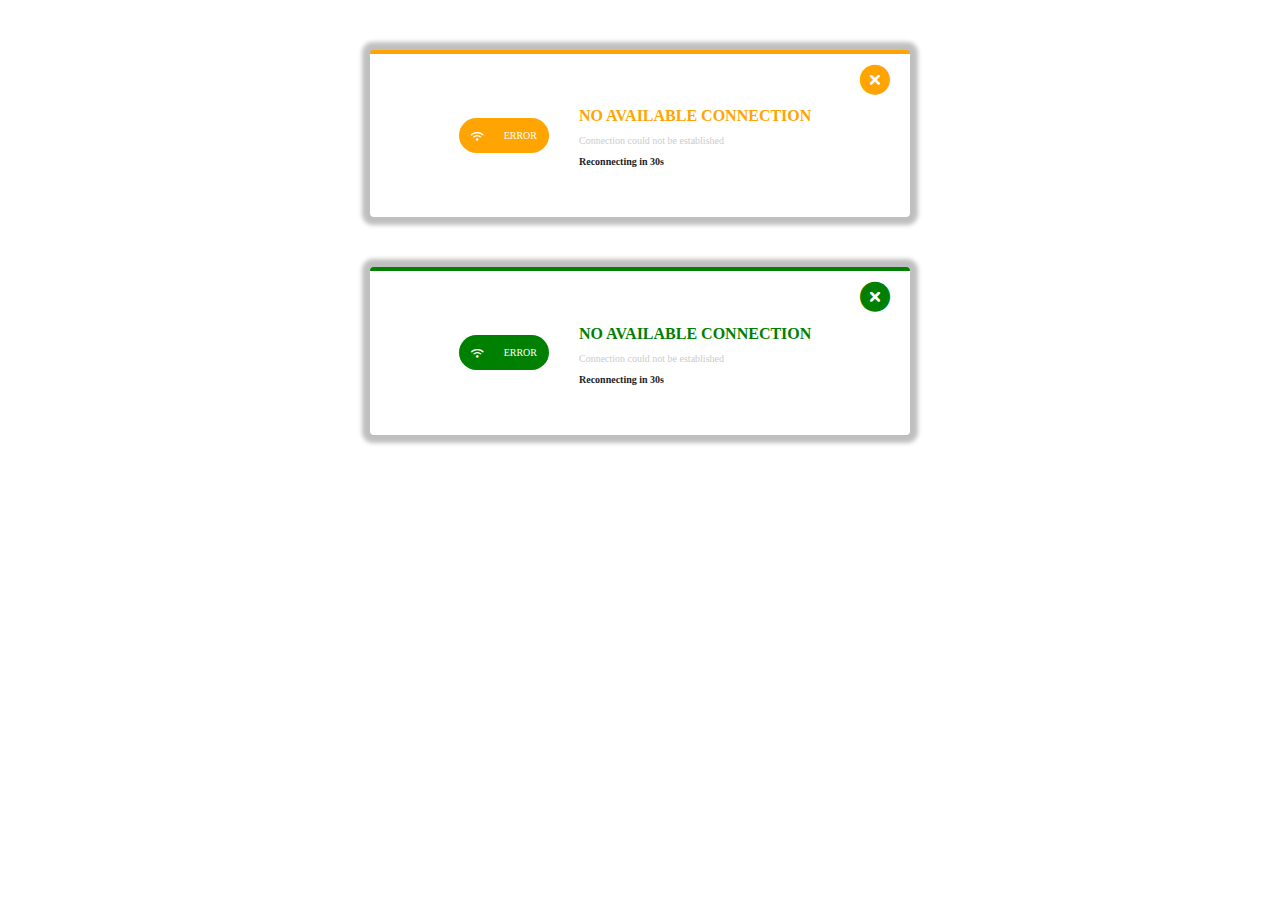
<file: Day_01/index.html>
<!DOCTYPE html>
<html lang="en">
  <head>
    <meta charset="UTF-8" />
    <meta name="viewport" content="width=device-width, initial-scale=1.0" />
    <link rel="shortcut icon" href="icon16.png" type="image/x-icon" />
    <link
      rel="stylesheet"
      href="https://cdnjs.cloudflare.com/ajax/libs/font-awesome/6.5.2/css/all.min.css"
    />
    <link rel="stylesheet" href="style.css" />
    <title>Day 01: Biến trong Css</title>
  </head>
  <body>
    <!-- <h2 class="title">
      Lorem ipsum dolor sit amet consectetur, adipisicing elit. Sint unde quam
      aspernatur consectetur quos beatae earum perferendis ipsum quia impedit
      commodi, voluptatibus possimus explicabo. Blanditiis eius ipsam
      voluptatibus incidunt alias?
    </h2>
    <p class="desc">
      Lorem ipsum dolor sit amet consectetur adipisicing elit. Quas veritatis
      totam doloremque sint odio, facere rerum reprehenderit excepturi similique
      adipisci doloribus nam fugiat eum consectetur ipsam earum amet nobis.
      Reiciendis! Sunt fuga possimus reiciendis doloremque, totam dolorum
      dolores perspiciatis atque illum corporis odit repellat nesciunt! Unde
      necessitatibus facilis hic possimus. Beatae porro incidunt mollitia ex
      iste. Recusandae sapiente qui temporibus! Velit at distinctio officiis a.
      Ullam, dolorem reiciendis amet esse odio id, ratione, natus ea quia
      recusandae odit veritatis repellat aut eligendi? A, repellendus saepe
      architecto recusandae sed laborum ex. Minima itaque et rem doloribus velit
      animi illum dolore a id facilis consectetur molestias beatae consequuntur
      molestiae asperiores odio ipsa, pariatur laborum impedit provident autem
      tenetur ullam porro. Libero, nemo? Sunt omnis cumque eaque obcaecati cum
      commodi voluptatem optio mollitia amet aspernatur necessitatibus alias,
      officia quasi et modi asperiores animi deleniti sapiente architecto eos
      est dolore doloribus. Quis, placeat voluptate?
    </p> -->
    <div class="error-message">
      <i class="fa-solid fa-circle-xmark error-icon--close"></i>
      <div class="error-icon">
        <i class="fa-solid fa-wifi"></i>
        Error
      </div>
      <div class="error-content">
        <h2 class="error-title">No available connection</h2>
        <p class="error-desc">Connection could not be established</p>
        <p class="error-reconnect">Reconnecting in 30s</p>
      </div>
    </div>

    <div class="danger-message">
      <i class="fa-solid fa-circle-xmark danger-close"></i>
      <div class="danger-icon">
        <i class="fa-solid fa-wifi"></i>
        Error
      </div>
      <div class="danger-content">
        <h2 class="danger-title">No available connection</h2>
        <p class="danger-desc">Connection could not be established</p>
        <p class="danger-reconnect">Reconnecting in 30s</p>
      </div>
    </div>

   
    </div>
  </body>
</html>
</file>
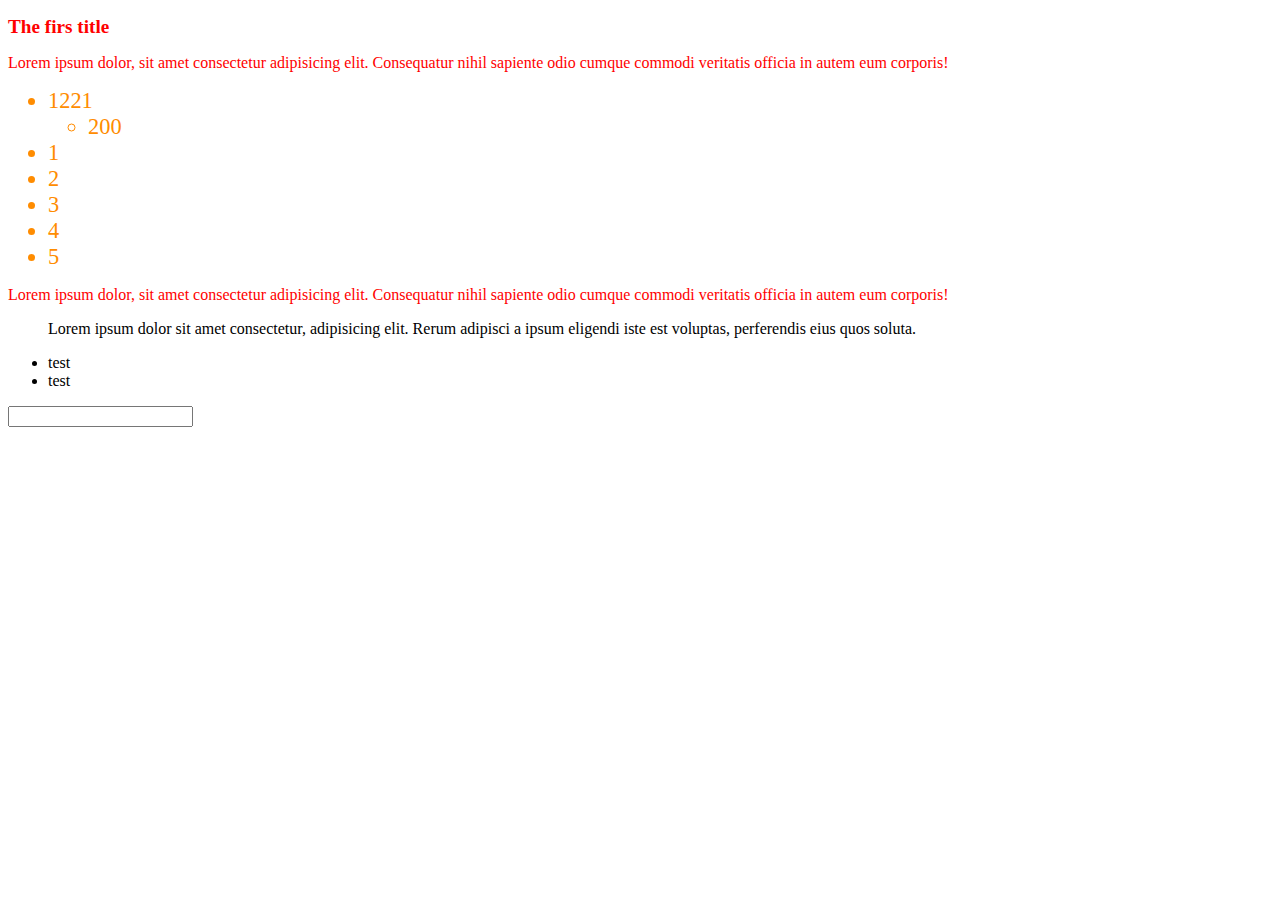
<file: Day_02/index.html>
<!DOCTYPE html>
<html lang="en">
  <head>
    <meta charset="UTF-8" />
    <meta name="viewport" content="width=device-width, initial-scale=1.0" />
    <link rel="shortcut icon" href="icon16.png" type="image/x-icon" />
    <link rel="stylesheet" href="style.css" />
    <title>Day 02: Selectors và Combinators</title>
  </head>
  <body>
    <h2 class="title">The firs title</h2>
    <div class="content">
      Lorem ipsum dolor, sit amet consectetur adipisicing elit. Consequatur
      nihil sapiente odio cumque commodi veritatis officia in autem eum
      corporis!
    </div>
    <ul class="list__1">
      <li>
        1221
        <ul>
          <li>200</li>
        </ul>
      </li>
      <li>1</li>
      <li>2</li>
      <li>3</li>
      <li>4</li>
      <li>5</li>
    </ul>
    <div class="content">
      Lorem ipsum dolor, sit amet consectetur adipisicing elit. Consequatur
      nihil sapiente odio cumque commodi veritatis officia in autem eum
      corporis!
    </div>
    <ul class="list__2">
      <p>
        Lorem ipsum dolor sit amet consectetur, adipisicing elit. Rerum adipisci
        a ipsum eligendi iste est voluptas, perferendis eius quos soluta.
      </p>
      <li>test</li>
      <li>test</li>
    </ul>
    <div style="cursor: pointer"></div>
    <input type="text" name="" id="" />
    <div data-title="demo title"></div>
  </body>
</html>
</file>
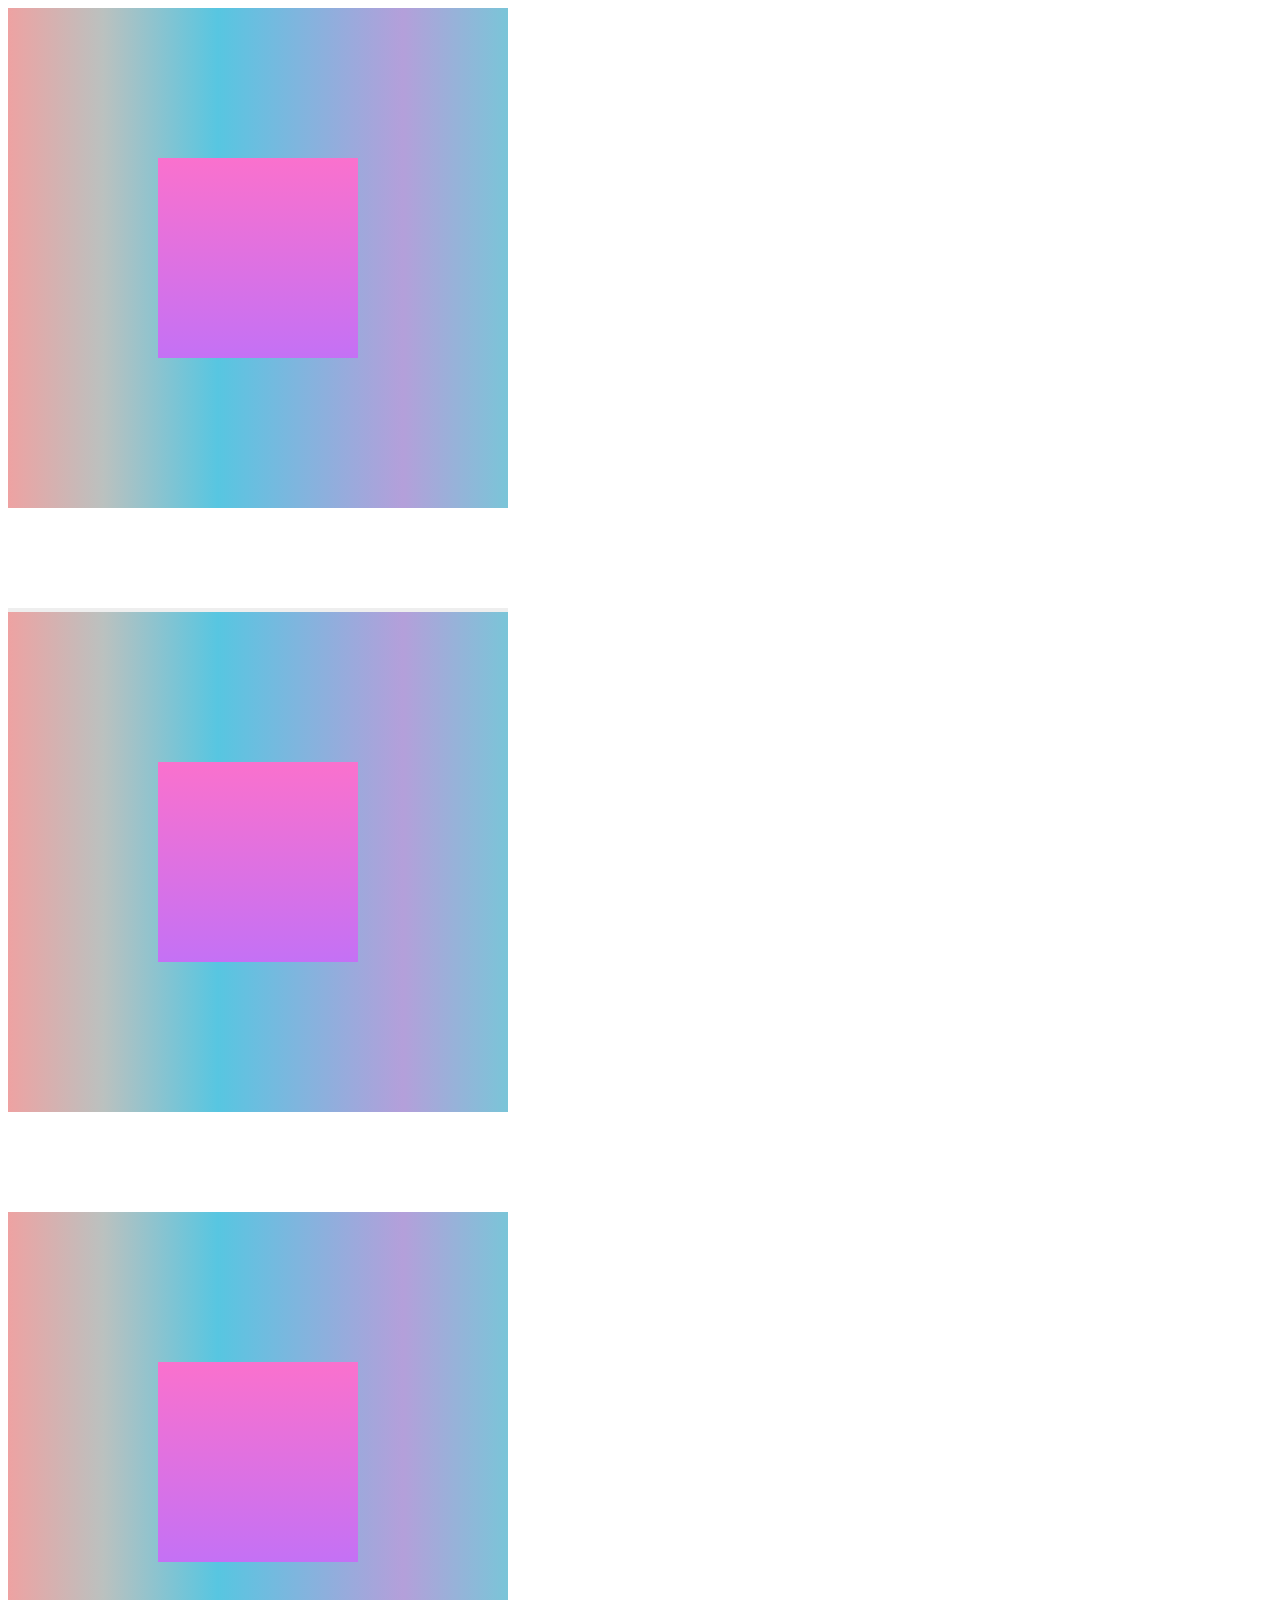
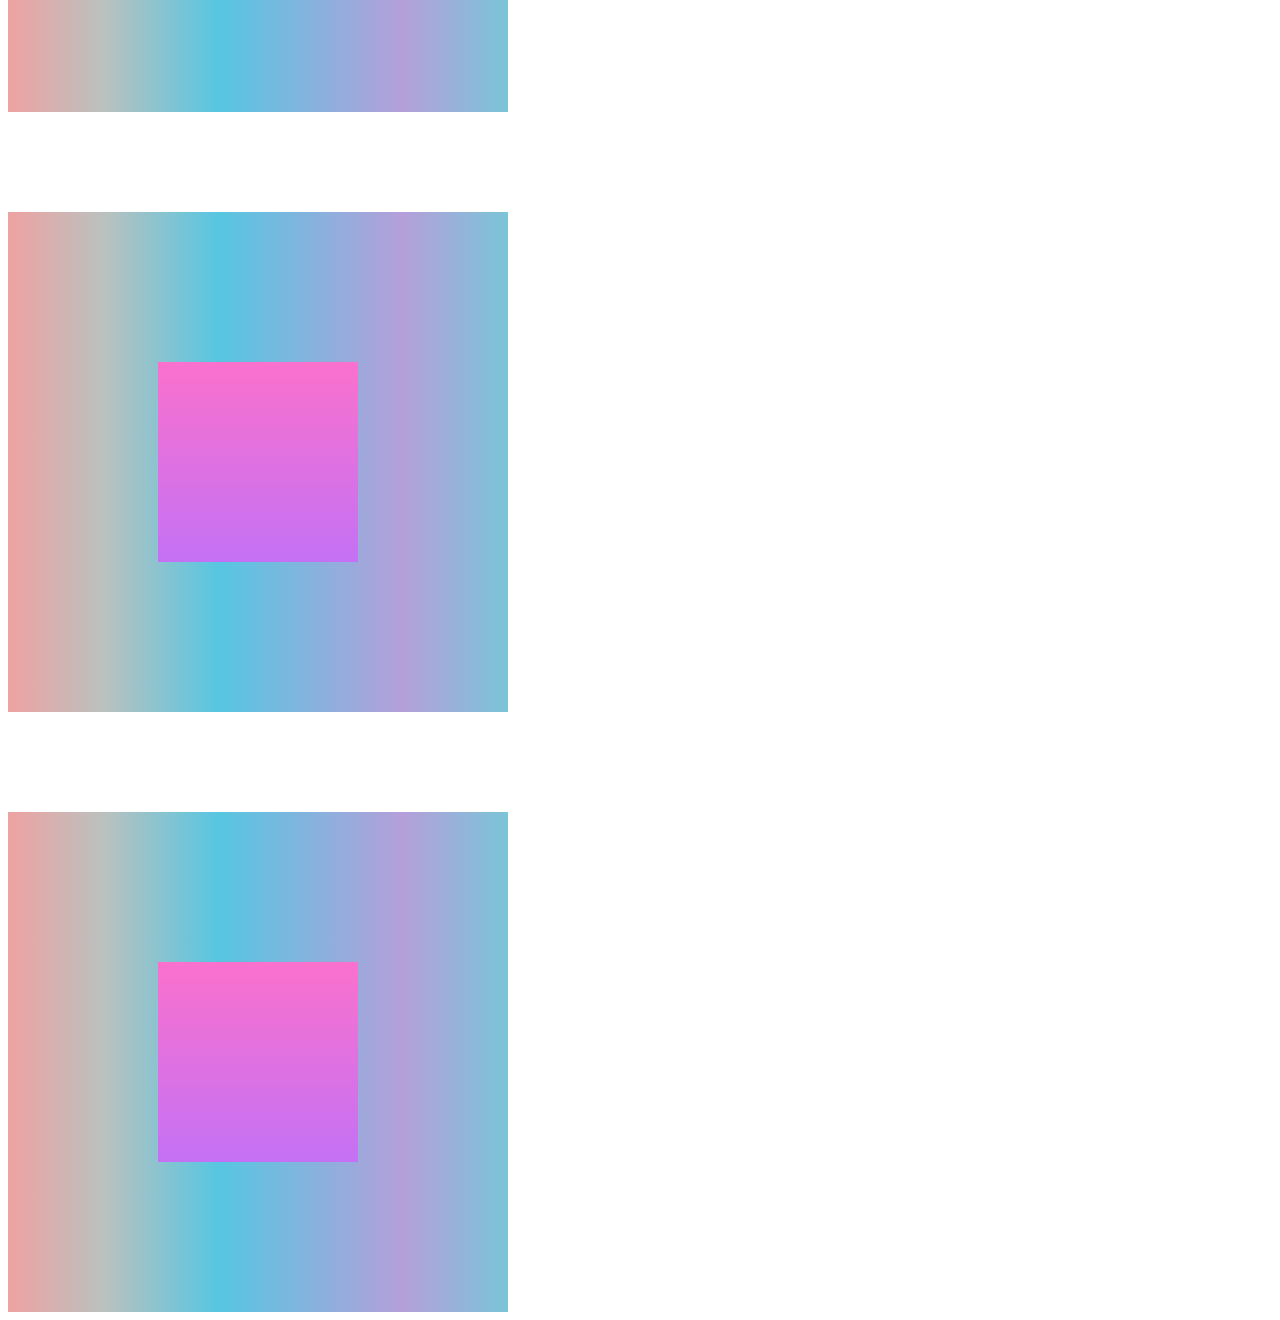
<file: Day_03/index.html>
<!DOCTYPE html>
<html lang="en">
  <head>
    <meta charset="UTF-8" />
    <meta name="viewport" content="width=device-width, initial-scale=1.0" />
    <link rel="shortcut icon" href="/Icon/icon16.png" type="image/x-icon" />
    <link rel="stylesheet" href="style.css" />
    <title>Center Box in Css</title>
  </head>
  <body>
    <div class="position">
      <div class="box"></div>
    </div>

    <div class="position__second">
      <div class="box__second"></div>
    </div>

    <div class="position__third">
      <div class="box__third"></div>
    </div>

    <div class="position__four">
      <div class="box__four"></div>
    </div>

    <div class="position__five">
      <div class="box__five"></div>
    </div>
  </body>
</html>
</file>
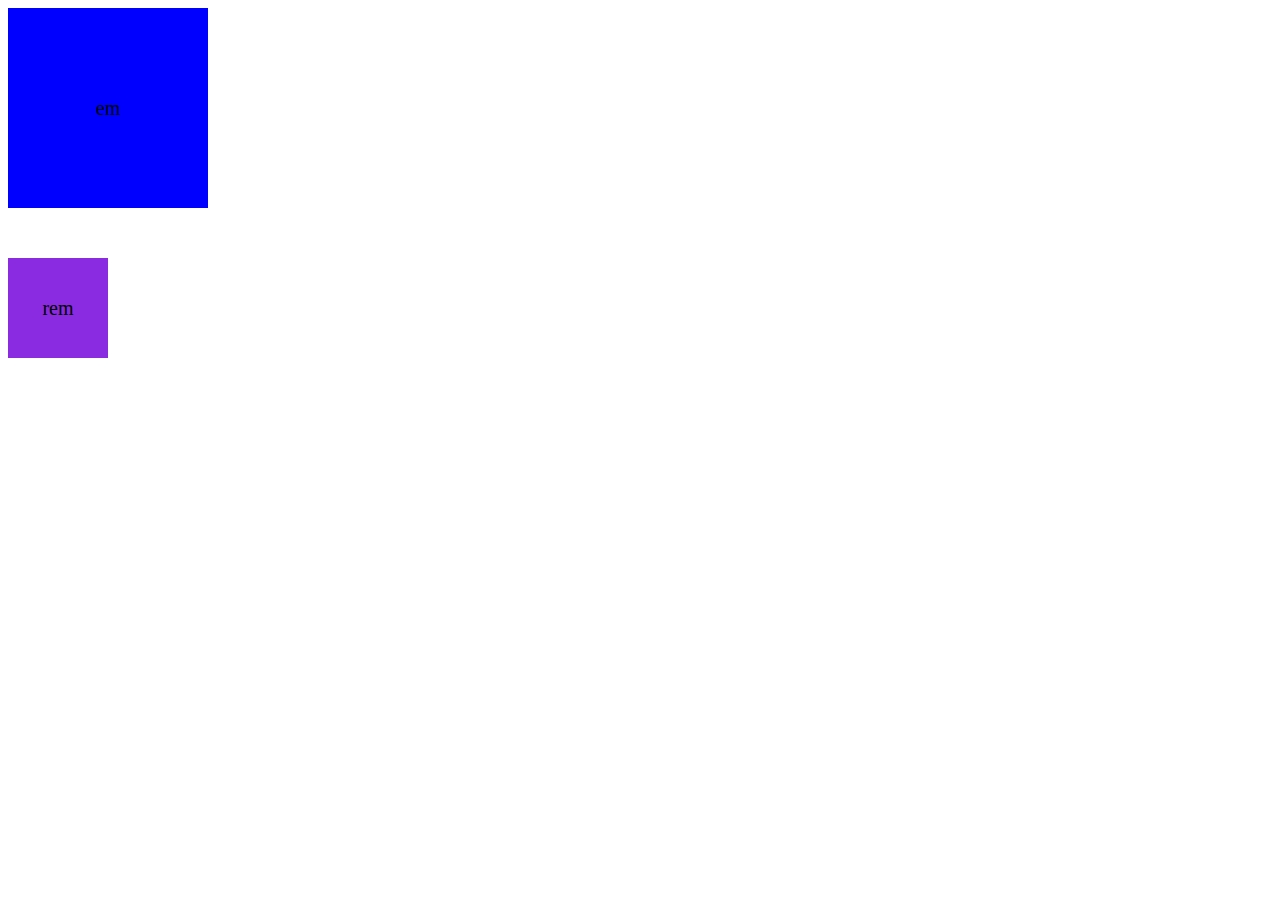
<file: Day_04/index.html>
<!DOCTYPE html>
<html lang="en">
  <head>
    <meta charset="UTF-8" />
    <meta name="viewport" content="width=device-width, initial-scale=1.0" />
    <link rel="shortcut icon" href="/Icon/icon16.png" type="image/x-icon" />
    <link rel="stylesheet" href="style.css" />
    <title>Sự khác nhau giữa đơn em và rem</title>
  </head>
  <body>
    <div class="box__first">em</div>
    <div class="box__second">rem</div>
  </body>
</html>
</file>
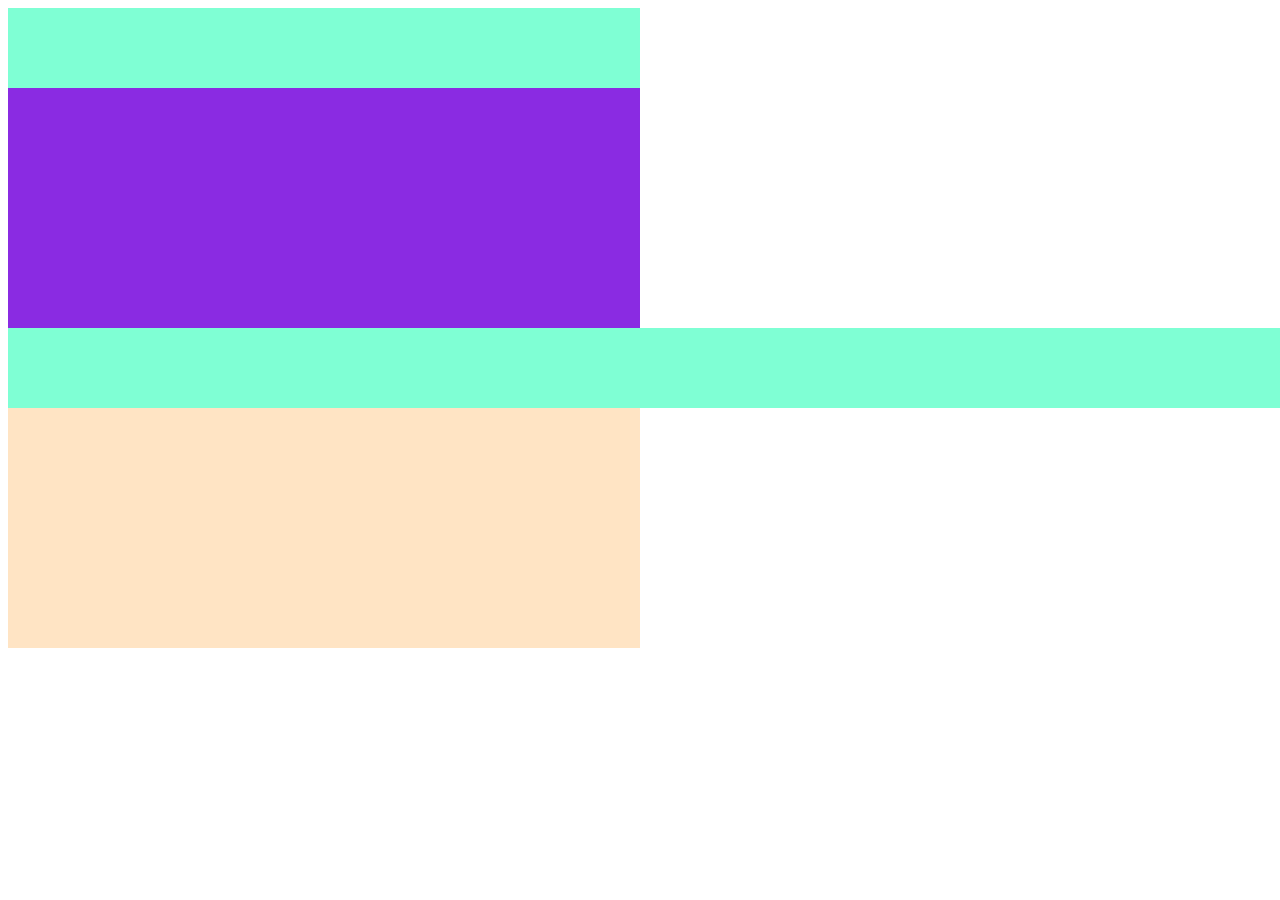
<file: Day_05/index.html>
<!DOCTYPE html>
<html lang="en">
  <head>
    <meta charset="UTF-8" />
    <meta name="viewport" content="width=device-width, initial-scale=1.0" />
    <link rel="shortcut icon" href="/Icon/icon16.png" type="image/x-icon" />
    <link rel="stylesheet" href="style.css" />
    <title>Sự khác nhau giữa đơn vị vw và phần trăm trong CSS</title>
  </head>
  <body>
    <div class="box__first">
      <div class="box__children1"></div>
    </div>
    <div class="box__second">
      <div class="box__children2"></div>
    </div>
  </body>
</html>
</file>
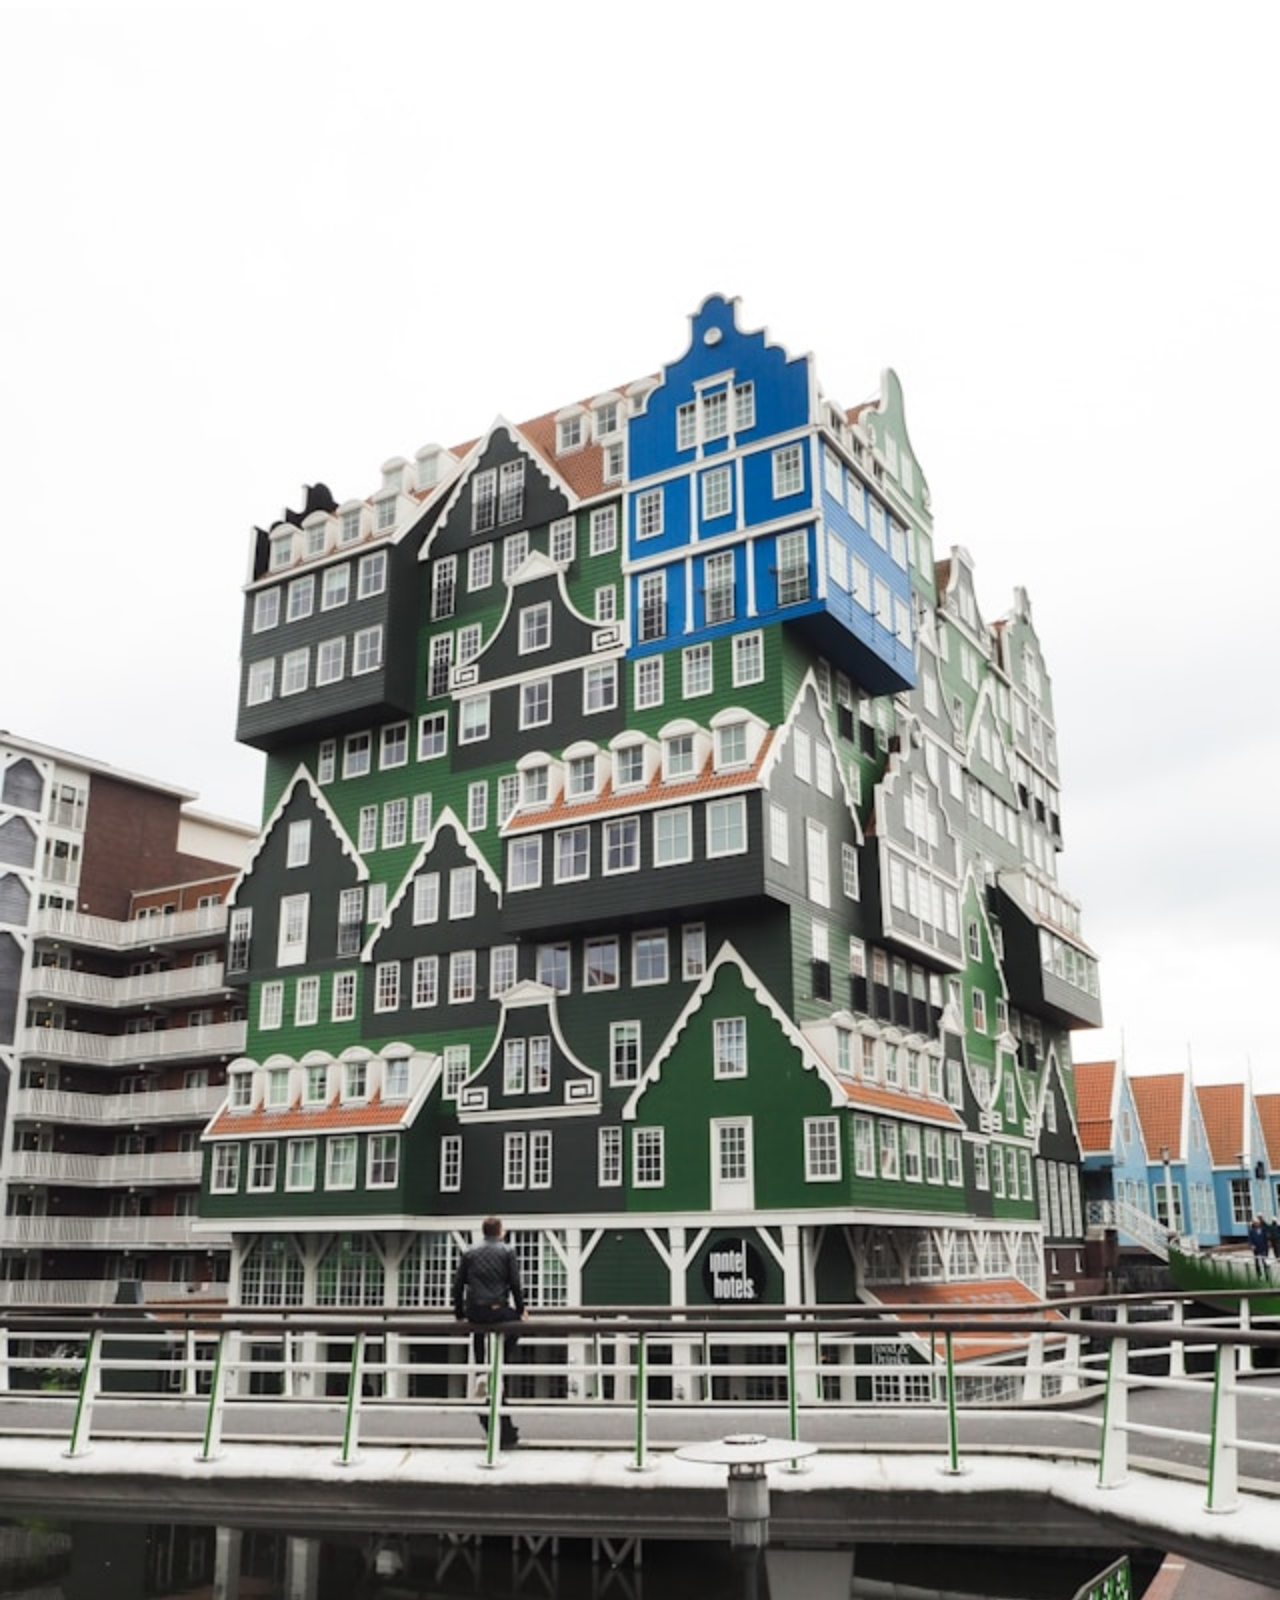
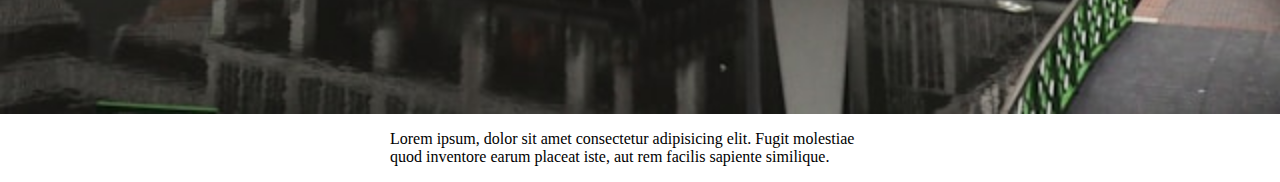
<file: Day_05/practice.html>
<!DOCTYPE html>
<html lang="en">
  <head>
    <meta charset="UTF-8" />
    <meta name="viewport" content="width=device-width, initial-scale=1.0" />
    <link rel="shortcut icon" href="/Icon/icon16.png" type="image/x-icon" />
    <link rel="stylesheet" href="main.css" />
    <title>Luyện tập Ví dụ</title>
  </head>
  <body>
    <div class="container">
      <div class="full-width">
        <img src="./image.jpg" alt="" />
      </div>
      <p>
        Lorem ipsum, dolor sit amet consectetur adipisicing elit. Fugit
        molestiae quod inventore earum placeat iste, aut rem facilis sapiente
        similique.
      </p>
    </div>
  </body>
</html>
</file>
<file: Day_01/style.css>
/* Day_01: Ôn tập về biến (Variable) */
html {
  font-size: 62.5%;
}

/* Khai báo biến */
:root {
  --text-color: red;
  --font-size: 1.2rem;
  --warning-color: #ffa400;
  --success-color: #008000;
}

.title {
  color: var(--text-color);
}

.desc {
  /* Local Variable */
  --text-color: var(--warning-color);
  color: var(--text-color);
  font-size: var(--font-size);
}

/* Luyện ví dụ */
.danger-message {
  width: 50rem;
  background-color: #fff;
  border-radius: 4px;
  display: flex;
  justify-content: center;
  align-items: center;
  margin: 5rem auto;
  border-top: 4px solid var(--success-color);
  padding: 4rem 2rem;
  box-shadow: 0 0 4px 8px rgba(0, 0, 0, 0.25);
  position: relative;
}

.danger-icon {
  color: white;
  display: flex;
  align-items: center;
  justify-content: center;
  text-transform: uppercase;
  padding: 1.2rem;
  border-radius: 5rem;
  background-color: var(--success-color);
  position: relative;
  left: -10px;
}

.danger-icon i {
  margin-right: 2rem;
}

.danger-close {
  position: absolute;
  font-size: 3rem;
  right: 1%;
  top: 16%;
  transform: translate(-50%, -50%);
  color: var(--success-color);
  font-size: 3rem;
}

.danger-content {
  margin-left: 2rem;
}

.danger-title {
  text-transform: uppercase;
  color: var(--success-color);
  font-size: 1.6rem;
  margin-bottom: 1rem;
  font-weight: bold;
}

.danger-desc {
  color: #ccc;
}

.danger-reconnect {
  font-weight: bold;
  color: #1a1c28;
}

/*  */
.error-message {
  width: 50rem;
  background-color: #fff;
  border-radius: 4px;
  display: flex;
  justify-content: center;
  align-items: center;
  margin: 5rem auto;
  border-top: 4px solid var(--warning-color);
  padding: 4rem 2rem;
  box-shadow: 0 0 4px 8px rgba(0, 0, 0, 0.25);
  position: relative;
}

.error-icon {
  color: white;
  display: flex;
  align-items: center;
  justify-content: center;
  text-transform: uppercase;
  padding: 1.2rem;
  border-radius: 5rem;
  background-color: var(--warning-color);
  position: relative;
  left: -10px;
}

.error-icon i {
  margin-right: 2rem;
}

.error-icon--close {
  position: absolute;
  font-size: 3rem;
  right: 1%;
  top: 16%;
  transform: translate(-50%, -50%);
  color: var(--warning-color);
  font-size: 3rem;
}

.error-content {
  margin-left: 2rem;
}

.error-title {
  text-transform: uppercase;
  color: var(--warning-color);
  font-size: 1.6rem;
  margin-bottom: 1rem;
  font-weight: bold;
}

.error-desc {
  color: #ccc;
}

.error-reconnect {
  font-weight: bold;
  color: #1a1c28;
}
</file>
<file: Day_02/style.css>
/* Day 02: Ôn tập Selectors và Combinators */

/* Selector */
h2 {
  color: blue;
  font-size: 1.2rem;
}

.title {
  color: red;
}

.content {
  color: darkviolet;
}

/* Combinators */
/* Chọn  thẻ có .content nằm ngay sau .title  tác động */
.title + .content {
  color: yellow;
}

/* Chọn thẻ .content cùng cấp với .title tác dộng css */
.title ~ .content {
  color: red;
}

/* chọn tất cả thẻ li tác động css */
.list__1 li {
  color: darkorange;
}

/* Chọn thẻ li đầu tiên tác động css */
.list__1 > li {
  font-size: 1.4rem;
}
</file>
<file: Day_03/style.css>
/* Căn giữa bằng Position: Absolute */
.position,
.position__second,
.position__third,
.position__four,
.position__five {
  width: 500px;
  height: 500px;
  background-image: linear-gradient(
    to right,
    #eea2a2 0%,
    #bbc1bf 19%,
    #57c6e1 42%,
    #b49fda 79%,
    #7ac5d8 100%
  );
  position: relative;
}

.position__second {
  margin-top: 100px;
  border-top: 4px solid #eee;
}

/* --------------------- margin ------------------ */
/* Cách 1: dùng margin(âm): -50% */
.box {
  --width-box: 200px;
  --height-box: 200px;

  width: var(--width-box);
  height: var(--height-box);
  background-image: linear-gradient(to top, #c471f5 0%, #fa71cd 100%);
  position: absolute;
  top: 50%;
  left: 50%;
  /* BOX-CONTENT: 500X500
     BOX-CHILDREN: 200x200 
     top: 50%, left: 50% => 50% của 200 -> 50% của thẻ chứa nó => vẫn cảm giác bị lệch so với khối cha lớn
     -> sử dụng margin(âm) với độ dài bằng 1/2 kích thước thẻ chứa nó */
  margin-top: -100px;
  margin-left: -100px;
}

/* --------------------- transform: translate(-50%, -50%) ------------------ */
/* Cách 2: dùng transform: translate(-50%, -50%) */
.box__second {
  width: 200px;
  height: 200px;
  background-image: linear-gradient(to top, #c471f5 0%, #fa71cd 100%);
  position: absolute;
  top: 50%;
  left: 50%;

  transform: translate(-50%, -50%);
}

/* --------------------- Sử dụng flex && flex + margin ------------------ */
/* Cách 3: dùng display: flex  dùng cho thẻ cha*/
.position__third {
  display: flex;
  /* cách 1 */
  justify-content: center;
  align-items: center;
  margin-top: 100px;
}

.box__third {
  width: 200px;
  height: 200px;
  background-image: linear-gradient(to top, #c471f5 0%, #fa71cd 100%);

  /* cách 2 */
  /* margin: auto auto; */

  /* cách 3 */
  /* align-self: center;
  justify-self: center; */
}

/* Cách 4 : dùng display: flex + margin: auto auto*/
.position__four {
  display: flex;
  margin-top: 100px;
}

.box__four {
  width: 200px;
  height: 200px;
  background-image: linear-gradient(to top, #c471f5 0%, #fa71cd 100%);
  margin: auto auto;
}

/* --------------------- Sử dụng grid && grid + margin ------------------ */
/* Cách 5: dùng display: grid */
.position__five {
  display: grid;
  margin-top: 100px;
  /* cách 1 */
  place-items: center;

  /* shorthand: place-items: center
    justify-items: center;
    align-items: center;
  */
}

.box__five {
  width: 200px;
  height: 200px;
  background-image: linear-gradient(to top, #c471f5 0%, #fa71cd 100%);

  /* cách 2 */
  margin: auto;

  /* cách 3 
  -> bỏ      
    justify-items: center;
    align-items: center; ở thẻ cha*/
  justify-self: center;
  align-self: center;
}
</file>
<file: Day_04/style.css>
/* Sự khác nhau giữa đơn vị "em" và "rem" */
html {
  /* font-size: 100%; */
  font-size: 62.5%;
}

.box__first {
  width: 10em;
  height: 10em;
  background-color: blue;
  text-align: center;
  line-height: 10em;
  margin-bottom: 50px;

  /* font-size: 20px => 1em = 20px */
  font-size: 20px;
}

.box__second {
  width: 10rem;
  height: 10rem;
  background-color: blueviolet;
  text-align: center;
  line-height: 10rem;
  font-size: 20px;
}

/* 
    mặc định font-size: 100%
    => 1em = 1rem = 16px 
*/

/*      
        font-size: 62.5%
    =>  1em = 1rem = 10px
 */

/* 
      điểm khác:
  ->  đơn vị "em" phụ thuộc vào chính nó hoặc thẻ cha có thuộc tính font-size
  -> đon vị "rem" chỉ phụ thuộc vào thẻ root,thẻ nguồn
   */
</file>
<file: Day_05/style.css>
/* Sự khác nhau giữa đơn vị vw và phần trăm trong CSS */

/* vw: viewport width */
.box__first {
  background-color: blueviolet;
  height: 20rem;
  /* width: 100vw; */
  width: 50%;
}

/*  */
.box__second {
  background-color: bisque;
  height: 20rem;
  /* width: 100%; */
  width: 50%;
}

.box__children1,
.box__children2 {
  background-color: aquamarine;
  height: 5rem;
}

.box__children1 {
  width: 100%;
}

.box__children2 {
  width: 100vw;
}

/* Giống nhau:
    + đều chiếm trọn 100%  chiều rộng khung nhìn
    + 100% chiều rộng của phần tử cha gần nhất có position không phải static (thường là relative, absolute, hoặc fixed). Nó sẽ phụ thuộc vào kích thước của phần tử cha, và nếu không có phần tử cha có position không phải static, thì nó sẽ căn chỉnh theo chiều rộng 
    của phần tử gốc (root element), thường là <html>.

  - Khác nhau::
    + vw -> lấy theo khung nhìn viewport width 
    + %  -> lấy theo phần tử cha chứa nó*/
</file>
<file: Day_05/main.css>
body {
  overflow-x: hidden;
}
img {
  display: block;
  width: 100%;
}
.container {
  max-width: 500px;
  margin: 0 auto;
}

.full-width {
  width: 100vw;
  position: relative;
  left: calc((100vw - 500px) / 2 * -1);
  /* (100vw - max-width) /2 )* -1 */
}

.full-width img {
  width: 100%;
}
</file>
